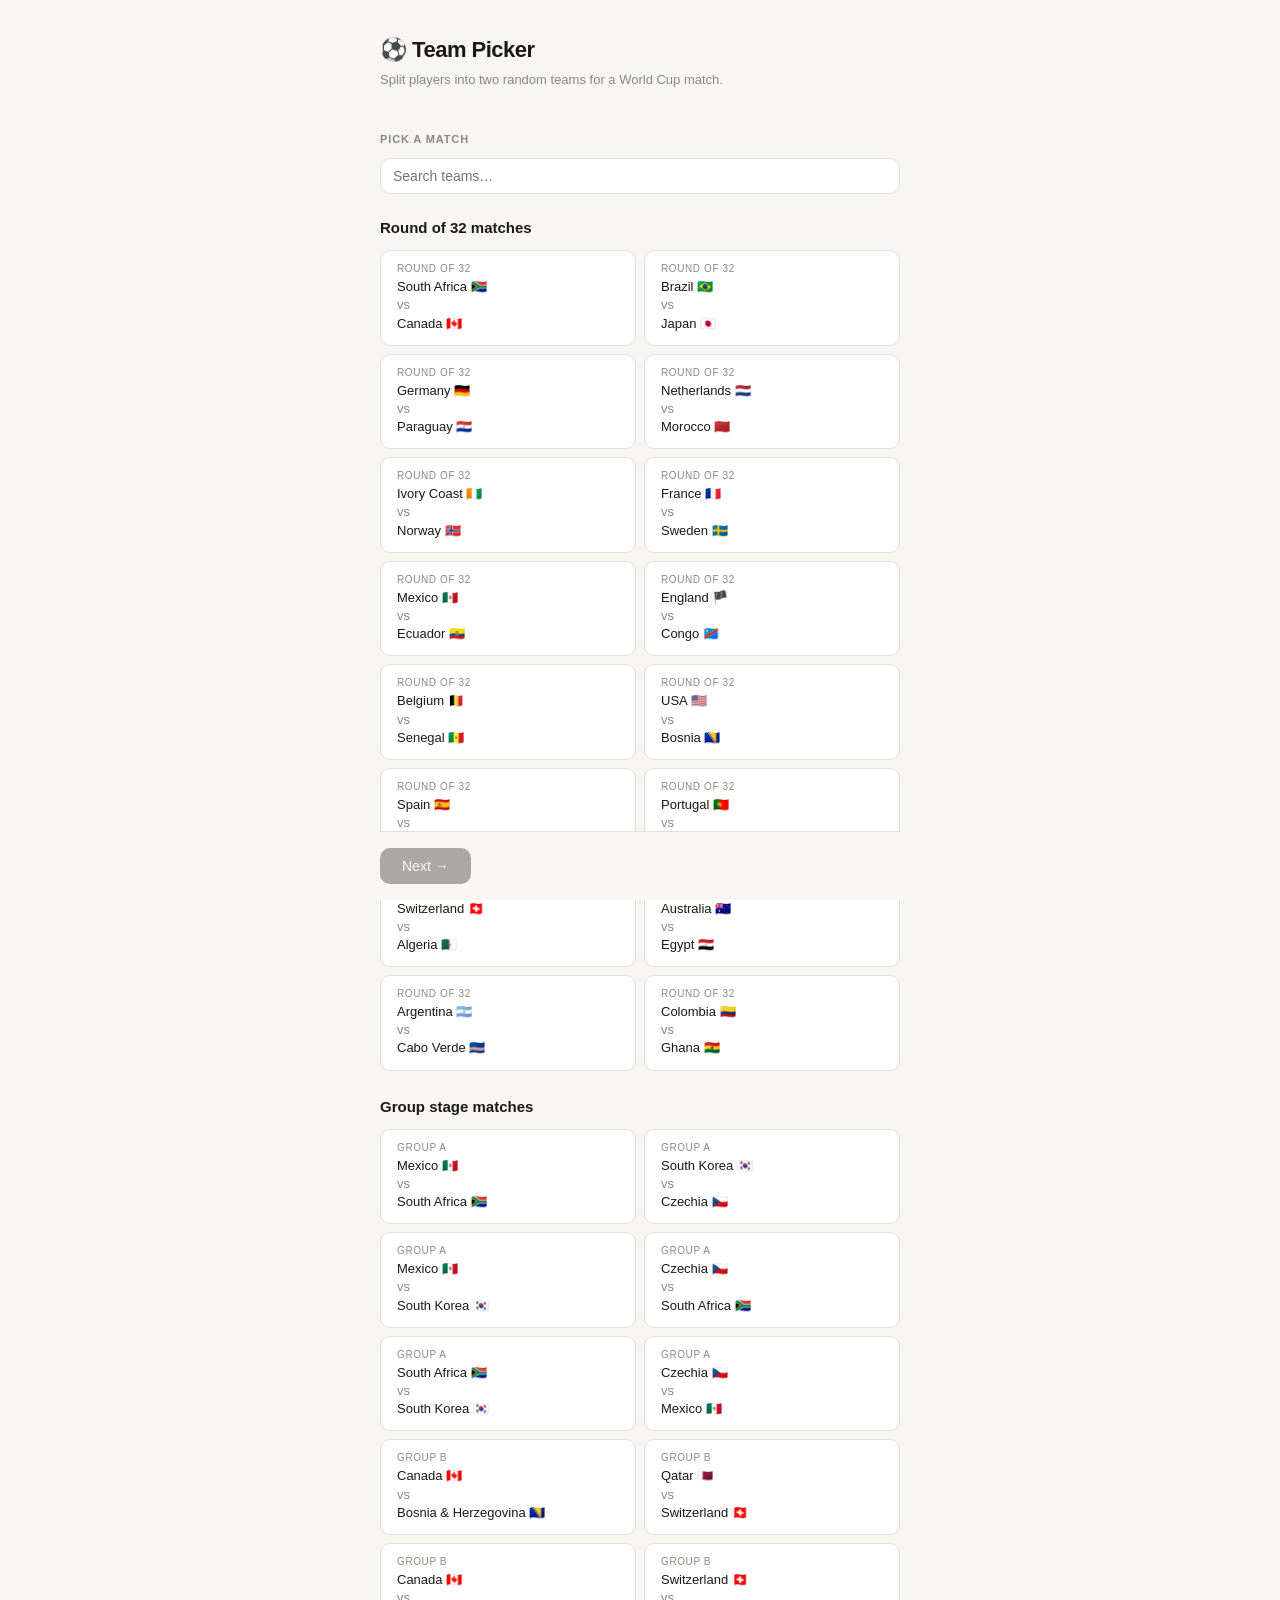
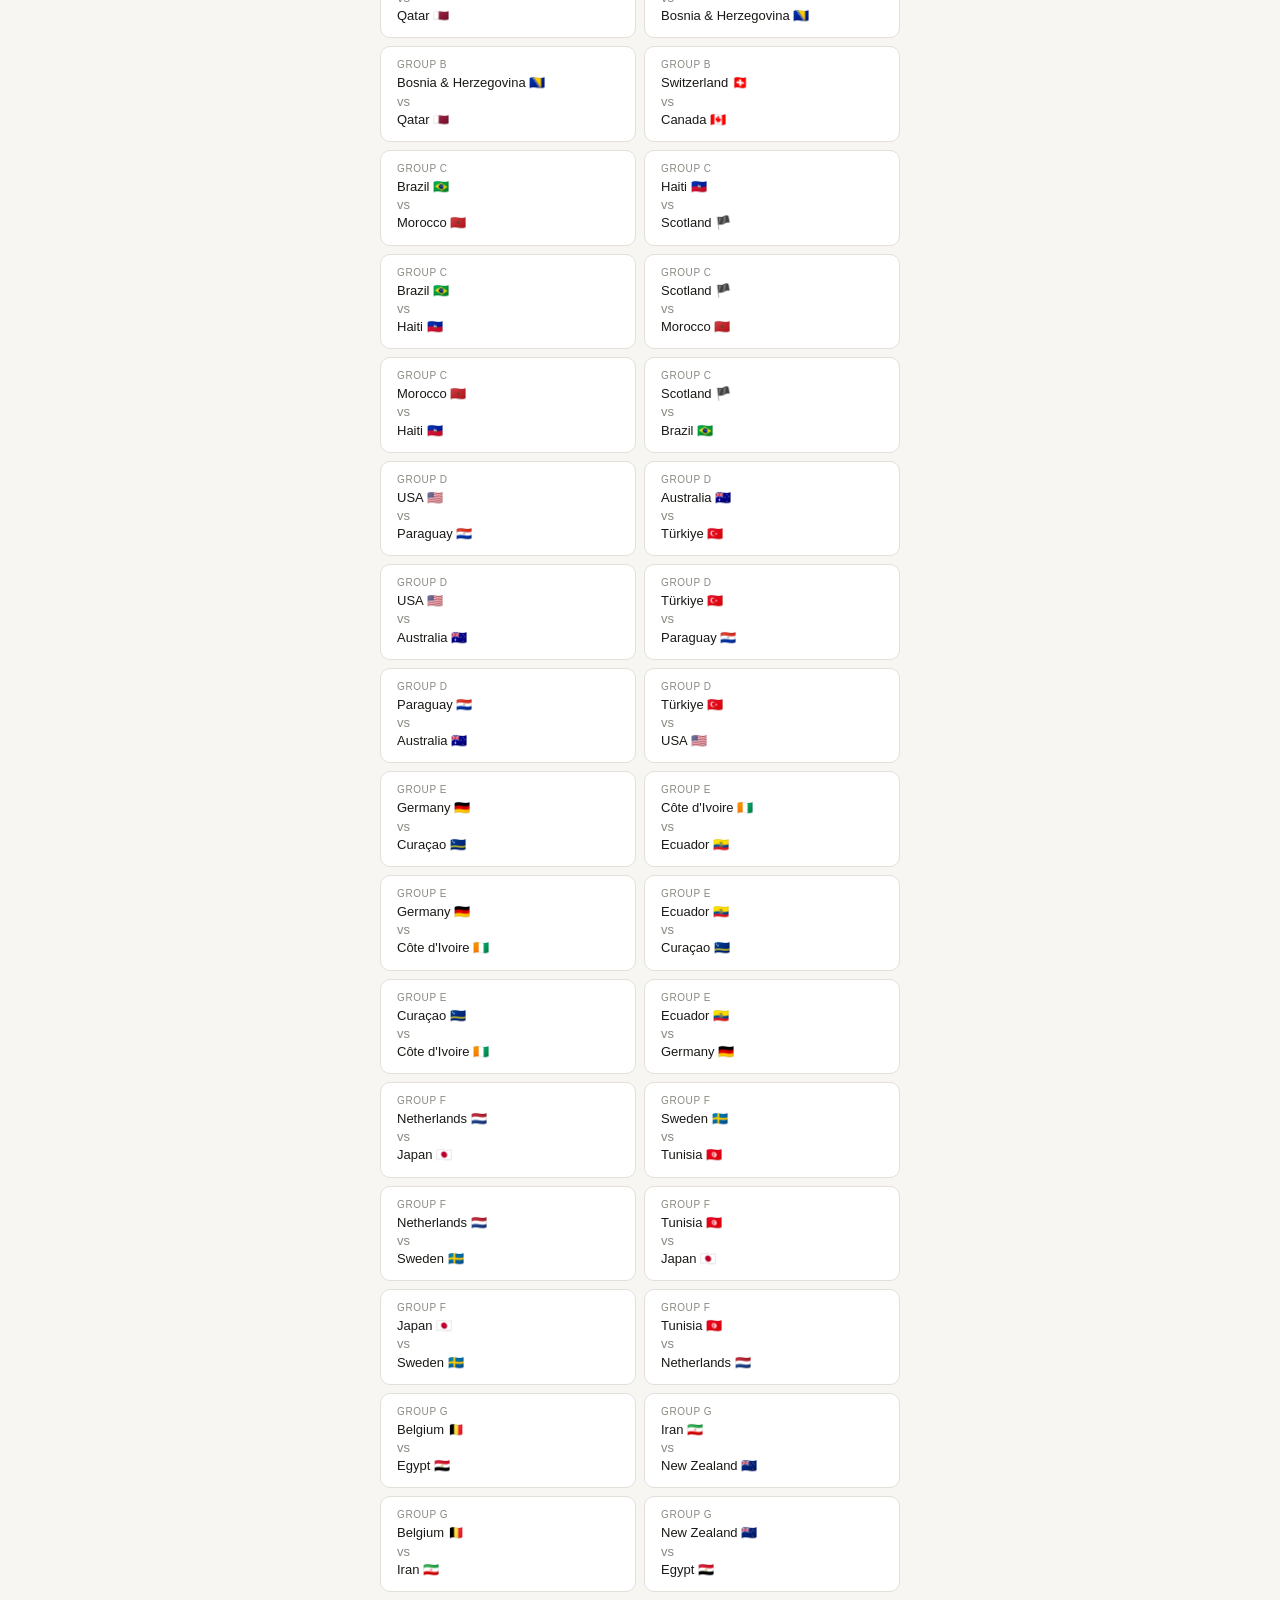
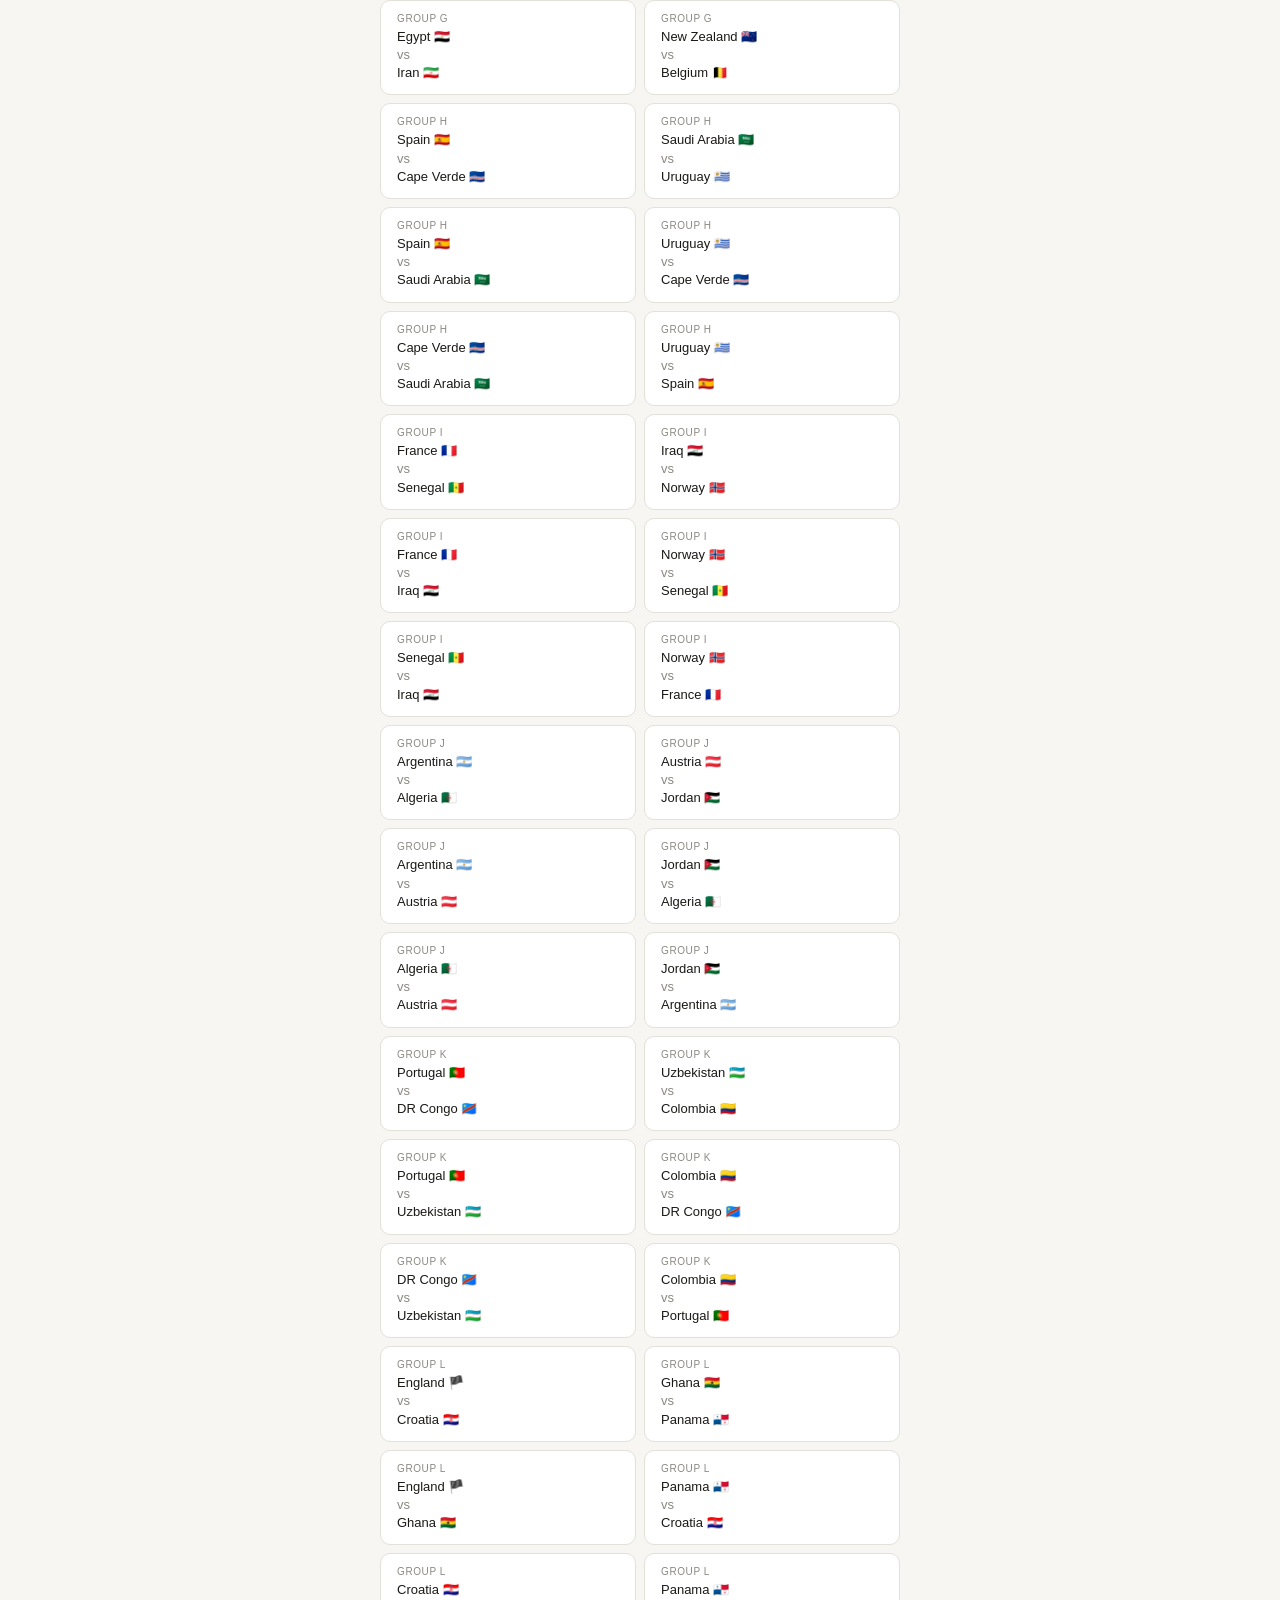
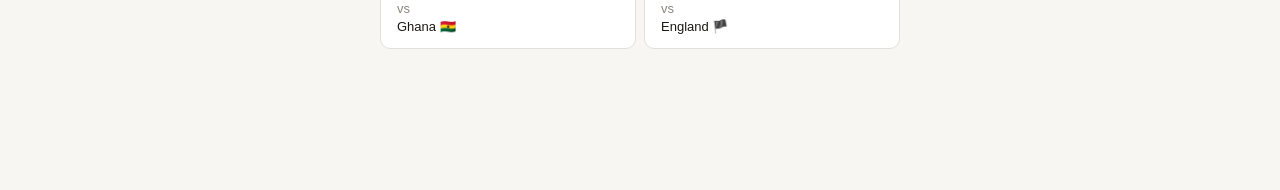
<file: index.html>
<!doctype html>
<html lang="en">
  <head>
    <meta charset="UTF-8" />
    <meta name="viewport" content="width=device-width, initial-scale=1.0" />
    <title>Team Picker</title>
    <link rel="stylesheet" href="style.css" />
  </head>
  <body>
    <div class="wrap">
      <header class="site-header">
        <h1>⚽ Team Picker</h1>
        <p>Split players into two random teams for a World Cup match.</p>
      </header>

      <!-- Step 1: Pick match -->
      <div class="step active" id="step1">
        <p class="label">Pick a match</p>
        <input
          type="text"
          id="matchSearch"
          placeholder="Search teams…"
          oninput="filterMatches()"
          autocomplete="off"
        />
        <div>
          <h4 style="margin: 10px 0">Round of 32 matches</h4>
          <div class="match-grid" id="roundOf32Grid"></div>
        </div>
        <div>
          <h4 style="margin: 10px 0">Group stage matches</h4>
          <div class="match-grid" id="matchGrid"></div>
        </div>
        <div class="sticky-footer">
          <div class="btn-group">
            <button class="btn" id="toStep2Btn" onclick="goStep2()" disabled>
              Next →
            </button>
          </div>
        </div>
      </div>

      <!-- Step 2: Add players -->
      <div class="step" id="step2">
        <button class="back" onclick="showStep(1)">← Back</button>
        <div class="match-pill" id="step2Pill"></div>
        <p class="label">Add players</p>
        <div class="player-row">
          <input
            type="text"
            id="playerInput"
            placeholder="Player name…"
            onkeydown="if (event.key === 'Enter') addPlayer();"
            autocomplete="off"
          />
          <button onclick="addPlayer()">Add</button>
          <button onclick="resetAll()">Reset Data</button>
        </div>
        <div class="player-list" id="playerList"></div>
        <p class="count-note" id="countNote">0 players</p>
        <hr class="divider" />
        <div class="btn-group">
          <button class="btn" onclick="generateTeams()">Generate teams</button>
          <button class="btn btn-outline" onclick="shufflePlayers()">
            Shuffle list
          </button>
        </div>
      </div>

      <!-- Step 3: Results -->
      <div class="step" id="step3">
        <button class="back" onclick="showStep(2)">← Back</button>
        <div class="match-pill" id="step3Pill"></div>
        <div class="results-grid" id="resultsGrid"></div>
        <div class="btn-group">
          <button class="btn" onclick="generateTeams()">Shuffle again</button>
          <button class="btn btn-outline" onclick="showStep(2)">
            Edit players
          </button>
        </div>
      </div>
    </div>
    <script src="script.js"></script>
  </body>
</html>
</file>
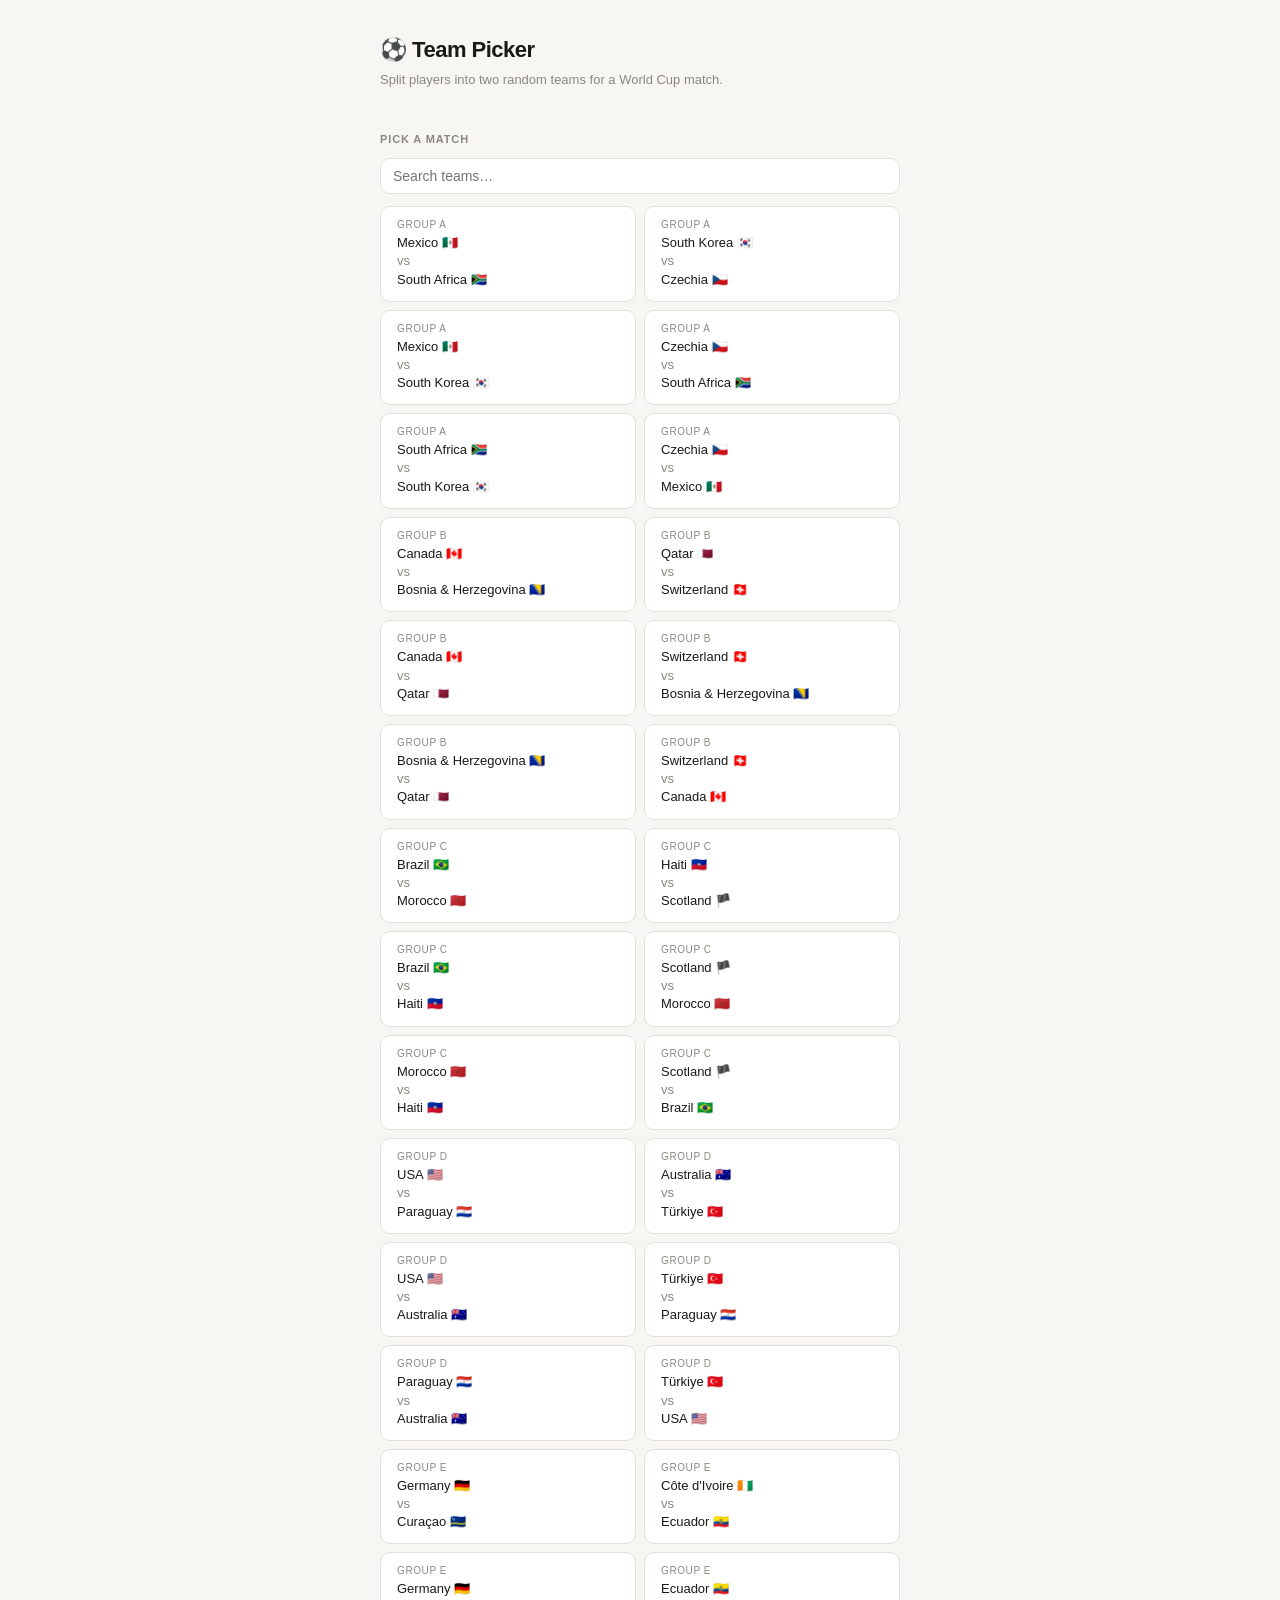
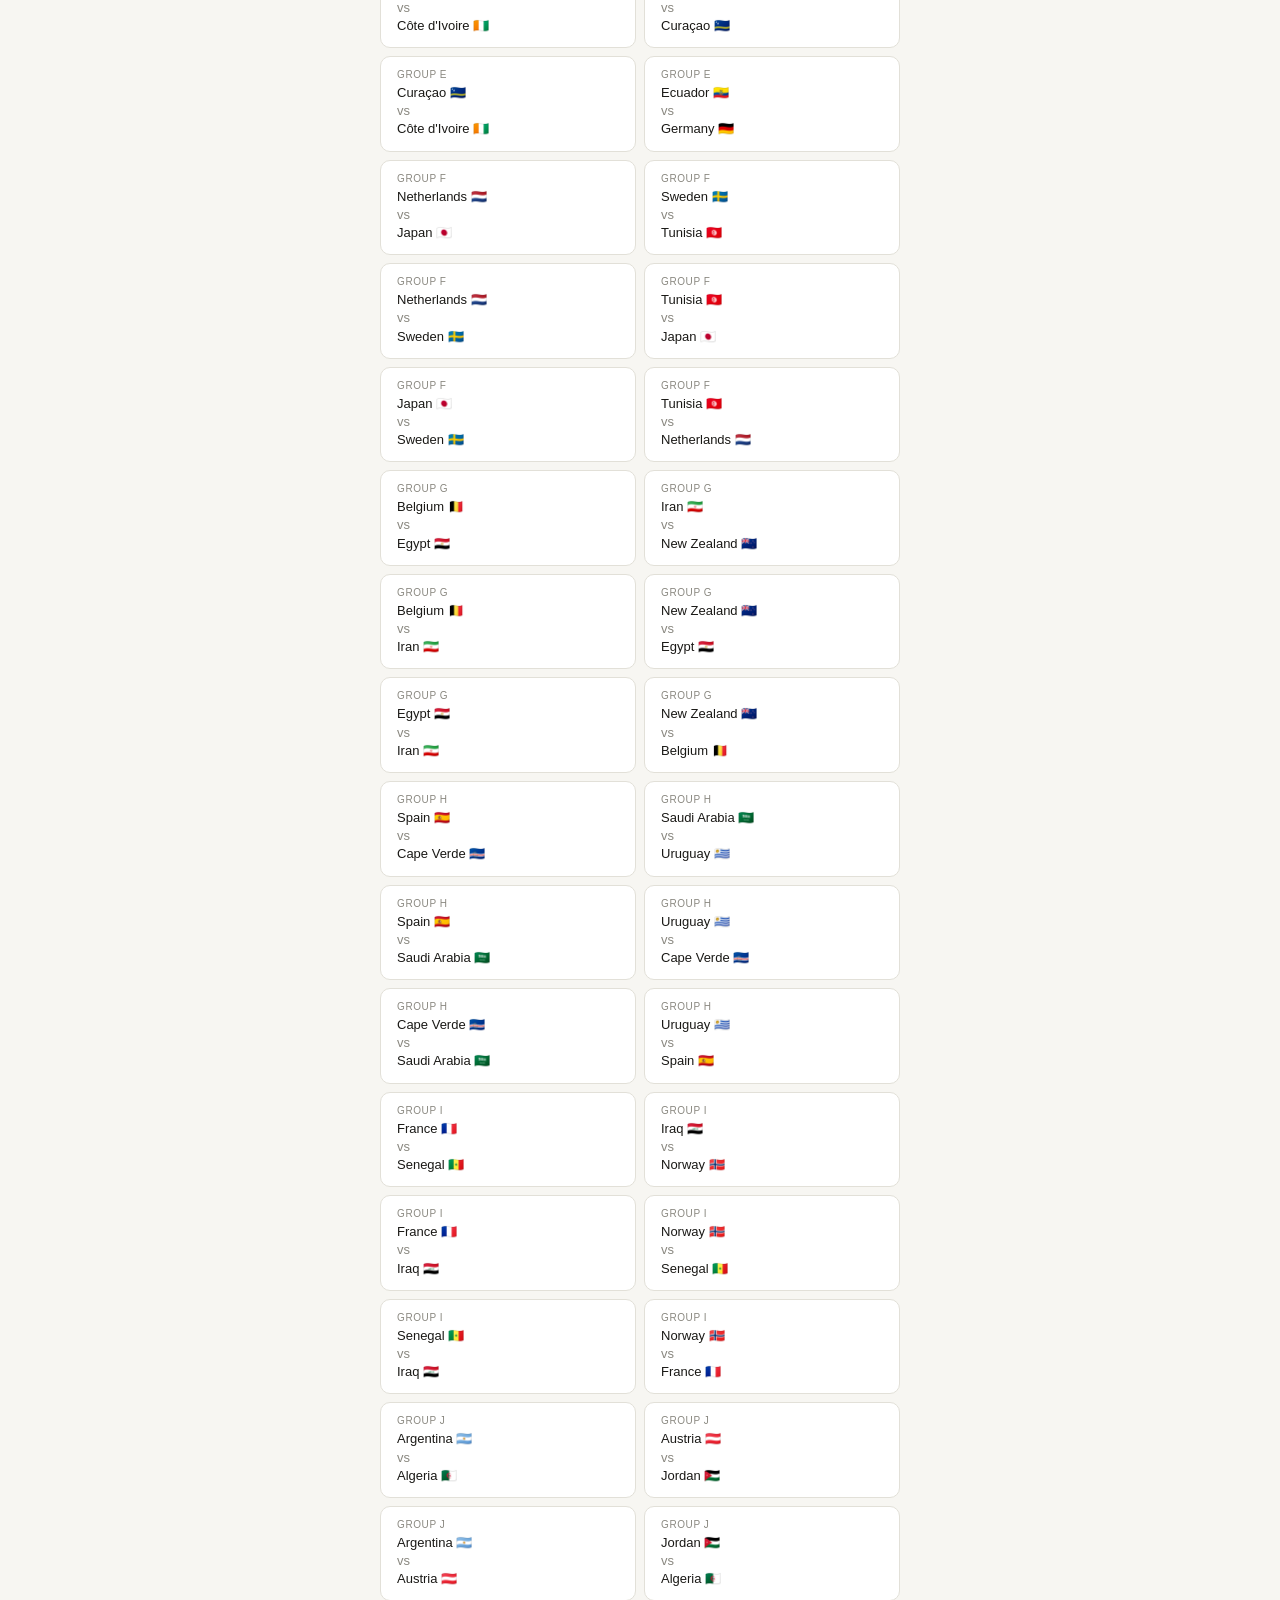
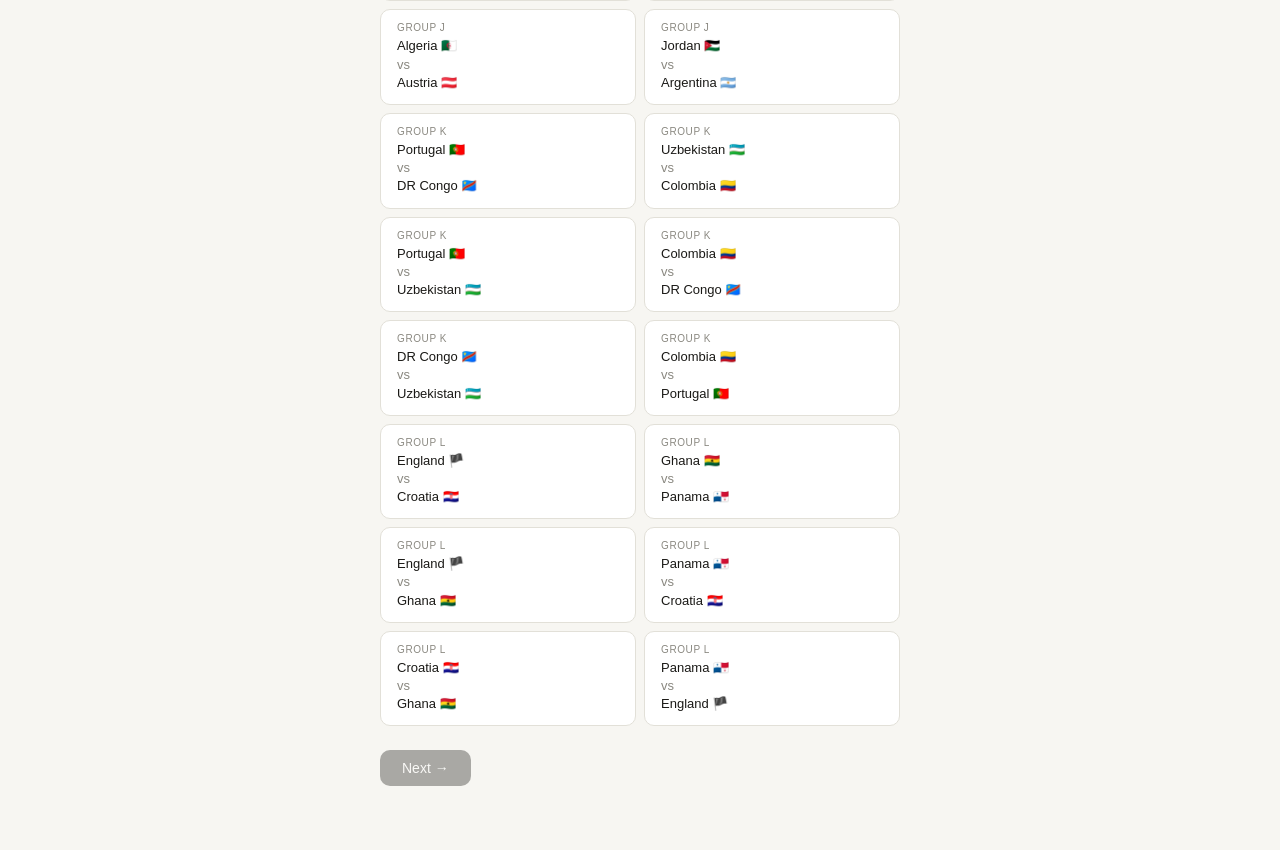
<file: main.html>
<!doctype html>
<html lang="en">
  <head>
    <meta charset="UTF-8" />
    <meta name="viewport" content="width=device-width, initial-scale=1.0" />
    <title>Team Picker</title>
    <link rel="stylesheet" href="style.css" />
  </head>
  <body>
    <div class="wrap">
      <header class="site-header">
        <h1>⚽ Team Picker</h1>
        <p>Split players into two random teams for a World Cup match.</p>
      </header>

      <!-- Step 1: Pick match -->
      <div class="step active" id="step1">
        <p class="label">Pick a match</p>
        <input
          type="text"
          id="matchSearch"
          placeholder="Search teams…"
          oninput="filterMatches()"
          autocomplete="off"
        />
        <div class="match-grid" id="matchGrid"></div>
        <div class="btn-group">
          <button class="btn" id="toStep2Btn" onclick="goStep2()" disabled>
            Next →
          </button>
        </div>
      </div>

      <!-- Step 2: Add players -->
      <div class="step" id="step2">
        <button class="back" onclick="showStep(1)">← Back</button>
        <div class="match-pill" id="step2Pill"></div>
        <p class="label">Add players</p>
        <div class="player-row">
          <input
            type="text"
            id="playerInput"
            placeholder="Player name…"
            onkeydown="if (event.key === 'Enter') addPlayer();"
            autocomplete="off"
          />
          <button onclick="addPlayer()">Add</button>
          <button onclick="resetAll()">Reset Data</button>
        </div>
        <div class="player-list" id="playerList"></div>
        <p class="count-note" id="countNote">0 players</p>
        <hr class="divider" />
        <div class="btn-group">
          <button class="btn" onclick="generateTeams()">Generate teams</button>
        </div>
      </div>

      <!-- Step 3: Results -->
      <div class="step" id="step3">
        <button class="back" onclick="showStep(2)">← Back</button>
        <div class="match-pill" id="step3Pill"></div>
        <div class="results-grid" id="resultsGrid"></div>
        <div class="btn-group">
          <button class="btn" onclick="generateTeams()">Shuffle again</button>
          <button class="btn btn-outline" onclick="showStep(2)">
            Edit players
          </button>
        </div>
      </div>
    </div>
    <script src="script.js"></script>
  </body>
</html>
</file>
<file: style.css>
*,
*::before,
*::after {
  box-sizing: border-box;
  margin: 0;
  padding: 0;
}

:root {
  --bg: #f7f6f2;
  --surface: #ffffff;
  --border: #e2e0d8;
  --text: #1a1916;
  --muted: #8a8880;
  --green: #1a7a4a;
  --green-bg: #edf7f2;
  --blue: #1a4f7a;
  --blue-bg: #edf2f7;
  --accent: #d4a017;
  --radius: 10px;
}

body {
  background: var(--bg);
  color: var(--text);
  font-family: "Helvetica Neue", Helvetica, Arial, sans-serif;
  font-size: 15px;
  line-height: 1.6;
  min-height: 100vh;
}

/* Layout */
.wrap {
  max-width: 560px;
  margin: 0 auto;
  padding: 2rem 1.25rem 4rem;
}

/* Header */
.site-header {
  margin-bottom: 2.5rem;
}
.site-header h1 {
  font-size: 22px;
  font-weight: 700;
  letter-spacing: -0.5px;
  color: var(--text);
}
.site-header p {
  font-size: 13px;
  color: var(--muted);
  margin-top: 3px;
}

/* Steps */
.step {
  display: none;
}
.step.active {
  display: block;
}

/* Section label */
.label {
  font-size: 11px;
  font-weight: 600;
  letter-spacing: 0.08em;
  text-transform: uppercase;
  color: var(--muted);
  margin-bottom: 0.6rem;
}

/* Match grid */
.match-grid {
  display: grid;
  grid-template-columns: 1fr 1fr;
  gap: 8px;
  margin-bottom: 1.5rem;
}
@media (max-width: 400px) {
  .match-grid {
    grid-template-columns: 1fr;
  }
}

.match-card {
  background: var(--surface);
  border: 1.5px solid var(--border);
  border-radius: var(--radius);
  padding: 0.75rem 1rem;
  cursor: pointer;
  transition:
    border-color 0.12s,
    background 0.12s;
  text-align: left;
}
.match-card:hover {
  border-color: #b0ae a6;
  background: #fafaf8;
}
.match-card.selected {
  border-color: var(--accent);
  background: #fdf9ee;
}
.match-card .group-tag {
  font-size: 10px;
  color: var(--muted);
  margin-bottom: 4px;
  text-transform: uppercase;
  letter-spacing: 0.06em;
}
.match-card .teams {
  font-size: 13px;
  font-weight: 500;
  color: var(--text);
  line-height: 1.4;
}
.match-card .vs {
  color: var(--muted);
  font-weight: 400;
}

/* Search */
input[type="text"] {
  width: 100%;
  padding: 9px 12px;
  border: 1.5px solid var(--border);
  border-radius: var(--radius);
  font-size: 14px;
  background: var(--surface);
  color: var(--text);
  outline: none;
  transition: border-color 0.12s;
  font-family: inherit;
}
input[type="text"]:focus {
  border-color: var(--accent);
}
#matchSearch {
  margin-bottom: 0.75rem;
}

/* Player input row */
.player-row {
  display: flex;
  gap: 8px;
  margin-bottom: 0.75rem;
}
.player-row input {
  flex: 1;
}
.player-row button {
  flex-shrink: 0;
  background: var(--text);
  color: #fff;
  border: none;
  border-radius: var(--radius);
  padding: 9px 16px;
  font-size: 14px;
  font-weight: 500;
  cursor: pointer;
  font-family: inherit;
  transition: opacity 0.12s;
}
.player-row button:hover {
  opacity: 0.85;
}

/* Player list */
.player-list {
  display: flex;
  flex-direction: column;
  gap: 5px;
  margin-bottom: 0.75rem;
  max-height: 340px;
  overflow-y: auto;
}
.player-item {
  display: flex;
  align-items: center;
  gap: 8px;
  background: var(--surface);
  border: 1px solid var(--border);
  border-radius: 7px;
  padding: 7px 10px;
}
.player-num {
  font-size: 11px;
  color: var(--muted);
  min-width: 18px;
}
.player-name {
  flex: 1;
  font-size: 14px;
  background: transparent;
  border: none;
  outline: none;
  color: var(--text);
  font-family: inherit;
}
.del-btn {
  background: none;
  border: none;
  cursor: pointer;
  color: var(--muted);
  font-size: 17px;
  line-height: 1;
  padding: 0 2px;
  transition: color 0.12s;
}
.del-btn:hover {
  color: #c0392b;
}

/* Count */
.count-note {
  font-size: 13px;
  color: var(--muted);
  margin-bottom: 1.25rem;
}
.count-note strong {
  color: var(--text);
}

/* Buttons */
.btn {
  display: inline-block;
  background: var(--text);
  color: #fff;
  border: none;
  border-radius: var(--radius);
  padding: 10px 22px;
  font-size: 14px;
  font-weight: 500;
  cursor: pointer;
  font-family: inherit;
  transition: opacity 0.12s;
}
.btn:hover {
  opacity: 0.85;
}
.btn:active {
  transform: scale(0.98);
}
.btn:disabled {
  opacity: 0.35;
  cursor: not-allowed;
}
.btn-outline {
  background: transparent;
  color: var(--text);
  border: 1.5px solid var(--border);
}
.btn-outline:hover {
  background: var(--surface);
  opacity: 1;
  border-color: #aaa;
}
.btn-group {
  display: flex;
  gap: 8px;
  flex-wrap: wrap;
}

/* Back link */
.back {
  display: inline-flex;
  align-items: center;
  gap: 4px;
  font-size: 13px;
  color: var(--muted);
  cursor: pointer;
  margin-bottom: 1.25rem;
  border: none;
  background: none;
  font-family: inherit;
  padding: 0;
}
.back:hover {
  color: var(--text);
}

/* Match pill */
.match-pill {
  display: inline-flex;
  align-items: center;
  gap: 6px;
  background: var(--surface);
  border: 1px solid var(--border);
  border-radius: 6px;
  padding: 6px 12px;
  font-size: 13px;
  font-weight: 500;
  margin-bottom: 1.25rem;
  color: var(--text);
}
.match-pill span {
  color: var(--muted);
  font-weight: 400;
}

/* Results */
.results-grid {
  display: grid;
  grid-template-columns: 1fr 1fr;
  gap: 10px;
  margin-bottom: 1.25rem;
}
@media (max-width: 400px) {
  .results-grid {
    grid-template-columns: 1fr;
  }
}

.team-box {
  background: var(--surface);
  border: 1px solid var(--border);
  border-radius: var(--radius);
  padding: 0.875rem 1rem;
}
.team-box.a {
  border-top: 3px solid var(--green);
}
.team-box.b {
  border-top: 3px solid var(--blue);
}

.team-box .team-title {
  font-size: 13px;
  font-weight: 600;
  margin-bottom: 2px;
}
.team-box.a .team-title {
  color: var(--green);
}
.team-box.b .team-title {
  color: var(--blue);
}

.team-box .team-sub {
  font-size: 11px;
  color: var(--muted);
  margin-bottom: 0.6rem;
}

.team-box .player-entry {
  font-size: 13px;
  padding: 4px 0;
  border-bottom: 1px solid var(--border);
  color: var(--text);
}
.team-box .player-entry:last-child {
  border-bottom: none;
}

/* Divider */
.divider {
  border: none;
  border-top: 1px solid var(--border);
  margin: 1.5rem 0;
}

/* Empty */
.empty {
  font-size: 13px;
  color: var(--muted);
  padding: 0.75rem 0;
}

.sticky-footer {
  position: sticky;
  bottom: 0;
  background: var(--bg);
  padding: 1rem 0;
  margin: -1rem 0 0;
  border-top: 1px solid var(--border);
}
</file>
